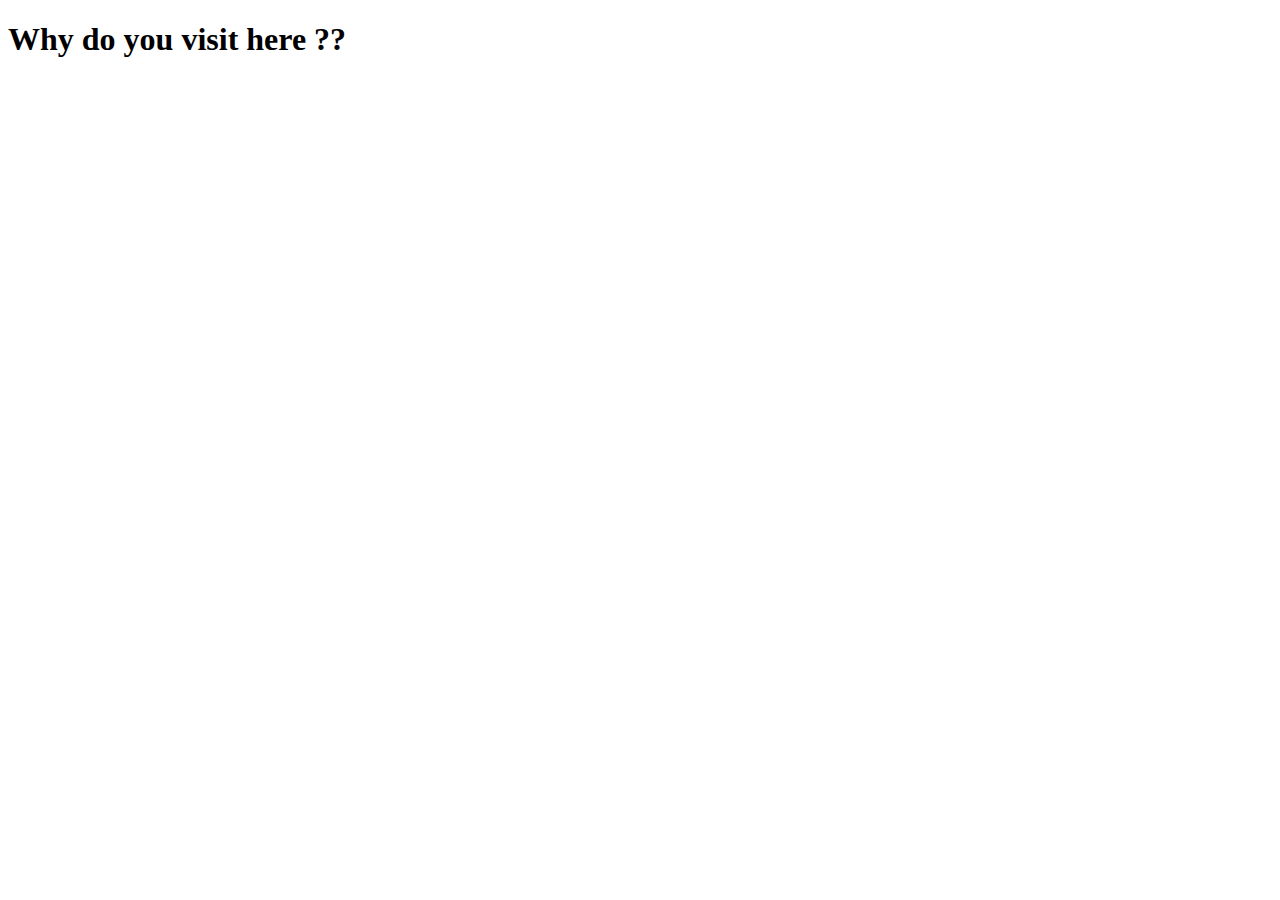
<file: app/index.html>
<!DOCTYPE html>
<html lang="en">
<head>
  <meta charset="UTF-8">
  <meta http-equiv="X-UA-Compatible" content="IE=edge">
  <meta name="viewport" content="width=device-width, initial-scale=1.0">
  <title>Forbidden</title>
</head>
<body>
  <h1>Why do you visit here ??</h1>
</body>
</html>
</file>
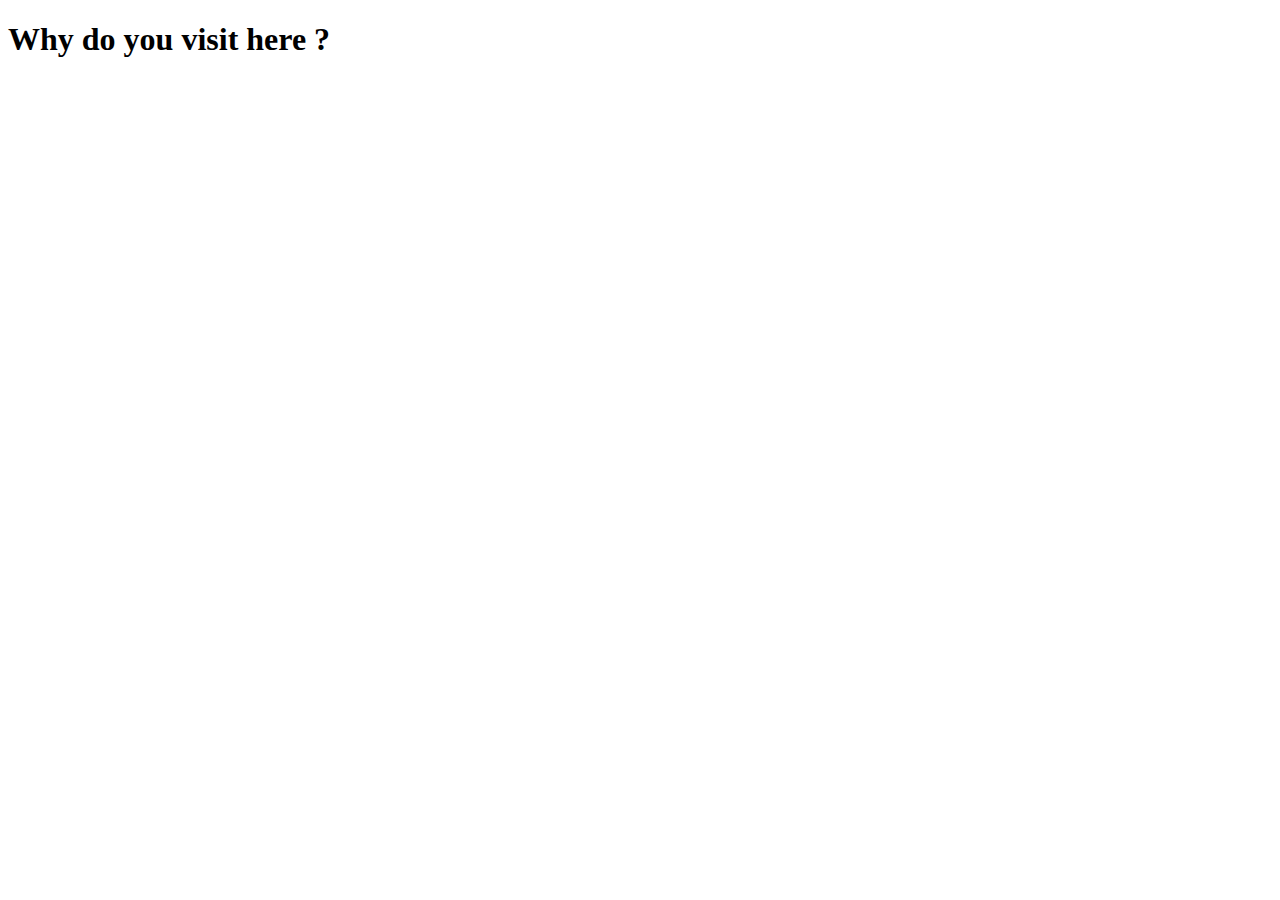
<file: component/index.html>
<!DOCTYPE html>
<html lang="en">
<head>
  <meta charset="UTF-8">
  <meta http-equiv="X-UA-Compatible" content="IE=edge">
  <meta name="viewport" content="width=device-width, initial-scale=1.0">
  <title>Forbidden</title>
</head>
<body>
  <h1>Why do you visit here ?</h1>
</body>
</html>
</file>
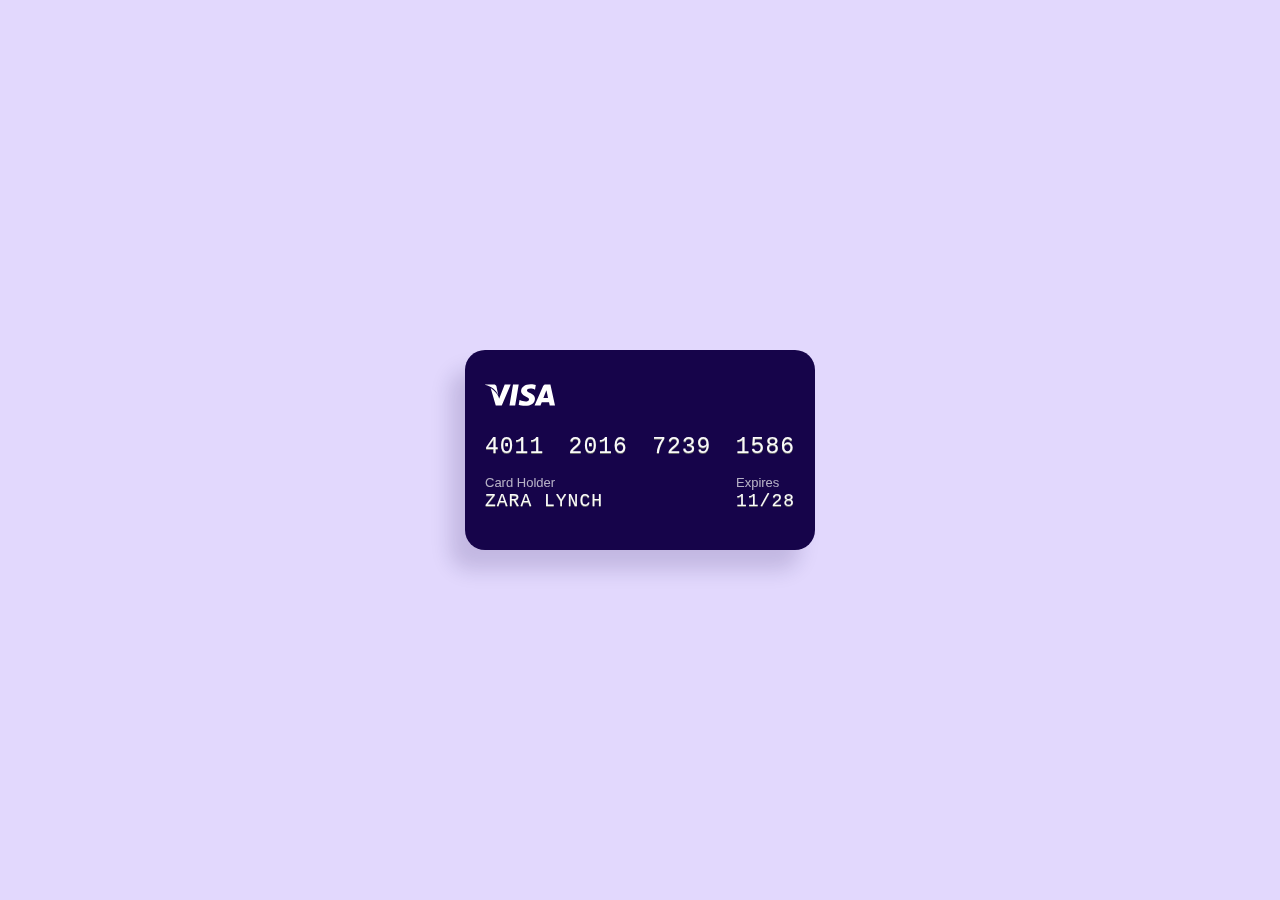
<file: card.html>
<!DOCTYPE html>
<html lang="en">
  <head>
    <meta charset="UTF-8" />
    <meta http-equiv="X-UA-Compatible" content="IE=edge" />
    <meta name="viewport" content="width=device-width, initial-scale=1.0" />
    <title>Card</title>
    <link rel="stylesheet" href="static/style/card.css" />
  </head>
  <body>
    <main class="main-container">
      <div class="scene">
        <!-- Card -->
        <div class="card">
          <!-- Card front -->
          <div class="card__front">
            <img src="static/image/visa-logo.svg" class="card__logo" />
            <div class="card__number number">
              <div class="number-group number-group--0">4011</div>
              <div class="number-group number-group--1">2016</div>
              <div class="number-group number-group--2">7239</div>
              <div class="number-group number-group--3">1586</div>
            </div>
            <div class="card__details">
              <div class="card__holder">
                <span class="card__holder__title">Card Holder</span>
                <span class="card__holder__name">Zara Lynch</span>
              </div>
              <div class="card__expiration">
                <span class="card__expiration__title">Expires</span>
                <span class="card__expiration__date">11/28</span>
              </div>
            </div>
          </div>
          <!-- Card back -->
          <div class="card__back">
            <div class="card__stripe"></div>
            <div class="card__signature">
              <span class="card__cvv">CVV</span>
              <span class="card__cvv-number">239</span>
            </div>
            <p class="card__info">
              Using this card to purchase goods and services whenever you see
              the VISA symbol. Your use of this card is acceptance to your
              issuer's arragements including amendments.
            </p>
          </div>
        </div>
      </div>
    </main>

    <script src="app/card.js"></script>
  </body>
</html>
</file>
<file: static/style/card.css>
/***************
 * BASE STYLES *
 ***************/

* {
  margin: 0;
  padding: 0;
  box-sizing: border-box;
}

/* Variables */
:root {
  --white: #fafafa;
  --violet: #e2d8fd;
  --dark-blue: #16044a;
  --gray1: #e1e1e1;
  --gray2: #6a6a6a;
}

html,
body,
.main-container {
  height: 100%;
}

html {
  font-size: 62.5%;
}

body {
  font-size: 1.6rem;
  background: var(--violet);
}

a {
  text-decoration: none;
}

ul {
  list-style: none;
}

/******************
 * MAIN CONTAINER *
 ******************/

.main-container {
  display: flex;
  justify-content: space-around;
  align-items: center;
}

/********
 * CARD *
 ********/

.scene {
  width: 90%;
  max-width: 35rem;
  height: 20rem;
  margin: 0 auto;
  perspective: 600px;
}

.card {
  width: 100%;
  height: 100%;
  position: relative;
  transition: transform 1s;
  transform-style: preserve-3d;
  margin: 0 auto;
  border-radius: 20px;
  box-shadow: -15px 20px 20px rgba(22, 4, 74, 0.15);
  background: var(--dark-blue);
}

.card:hover {
  cursor: pointer;
}

.card__front,
.card__back {
  width: 100%;
  height: 100%;
  position: absolute;
  backface-visibility: hidden;
  transform-style: preserve-3d;
}

.card__front {
  padding: 0 2rem;
}

.card__logo {
  width: 7rem;
  height: 7rem;
  margin-top: 1rem;
}

.card__number {
  display: flex;
  justify-content: space-between;
  margin-bottom: 1.5rem;
}

.number-group,
.card__holder__name,
.card__expiration__date {
  font-family: "Courier New", Courier, monospace;
  font-size: 2.3rem;
  text-shadow: 0 1.2px var(--gray2);
  color: var(--white);
  letter-spacing: 1px;
}

.card__details {
  display: flex;
  justify-content: space-between;
}

.card__holder,
.card__expiration {
  display: flex;
  flex-direction: column;
}

.card__holder__title,
.card__expiration__title {
  font-family: "Segoe UI", Tahoma, Geneva, Verdana, sans-serif;
  color: var(--white);
  opacity: 0.7;
  font-size: 1.3rem;
  margin-bottom: 0.1rem;
}

.card__holder__name,
.card__expiration__date {
  text-transform: uppercase;
  font-size: 1.8rem;
}

/* Card back */
.card__back {
  padding-top: 4rem;
  transform: rotateY(180deg);
}

.card.is-flipped {
  transform: rotateY(180deg);
}

.card__stripe {
  height: 4rem;
  background-color: var(--gray1);
}

.card__signature {
  display: flex;
  justify-content: flex-end;
  align-items: center;
  height: 4.5rem;
  background-color: var(--white);
  margin: 2rem 6rem 0 2rem;
  padding-right: 1rem;
}

.card__cvv,
.card__cvv-number,
.card__info {
  font-family: "Open Sans", sans-serif;
  font-weight: 600
}

.card__cvv,
.card__cvv-number {
  color: var(--dark-blue);
}

.card__cvv {
  margin-right: 0.5rem;
}

.card__info {
  font-size: 0.7rem;
  padding: 1.5rem 2rem;
  color: var(--white);
}
</file>
